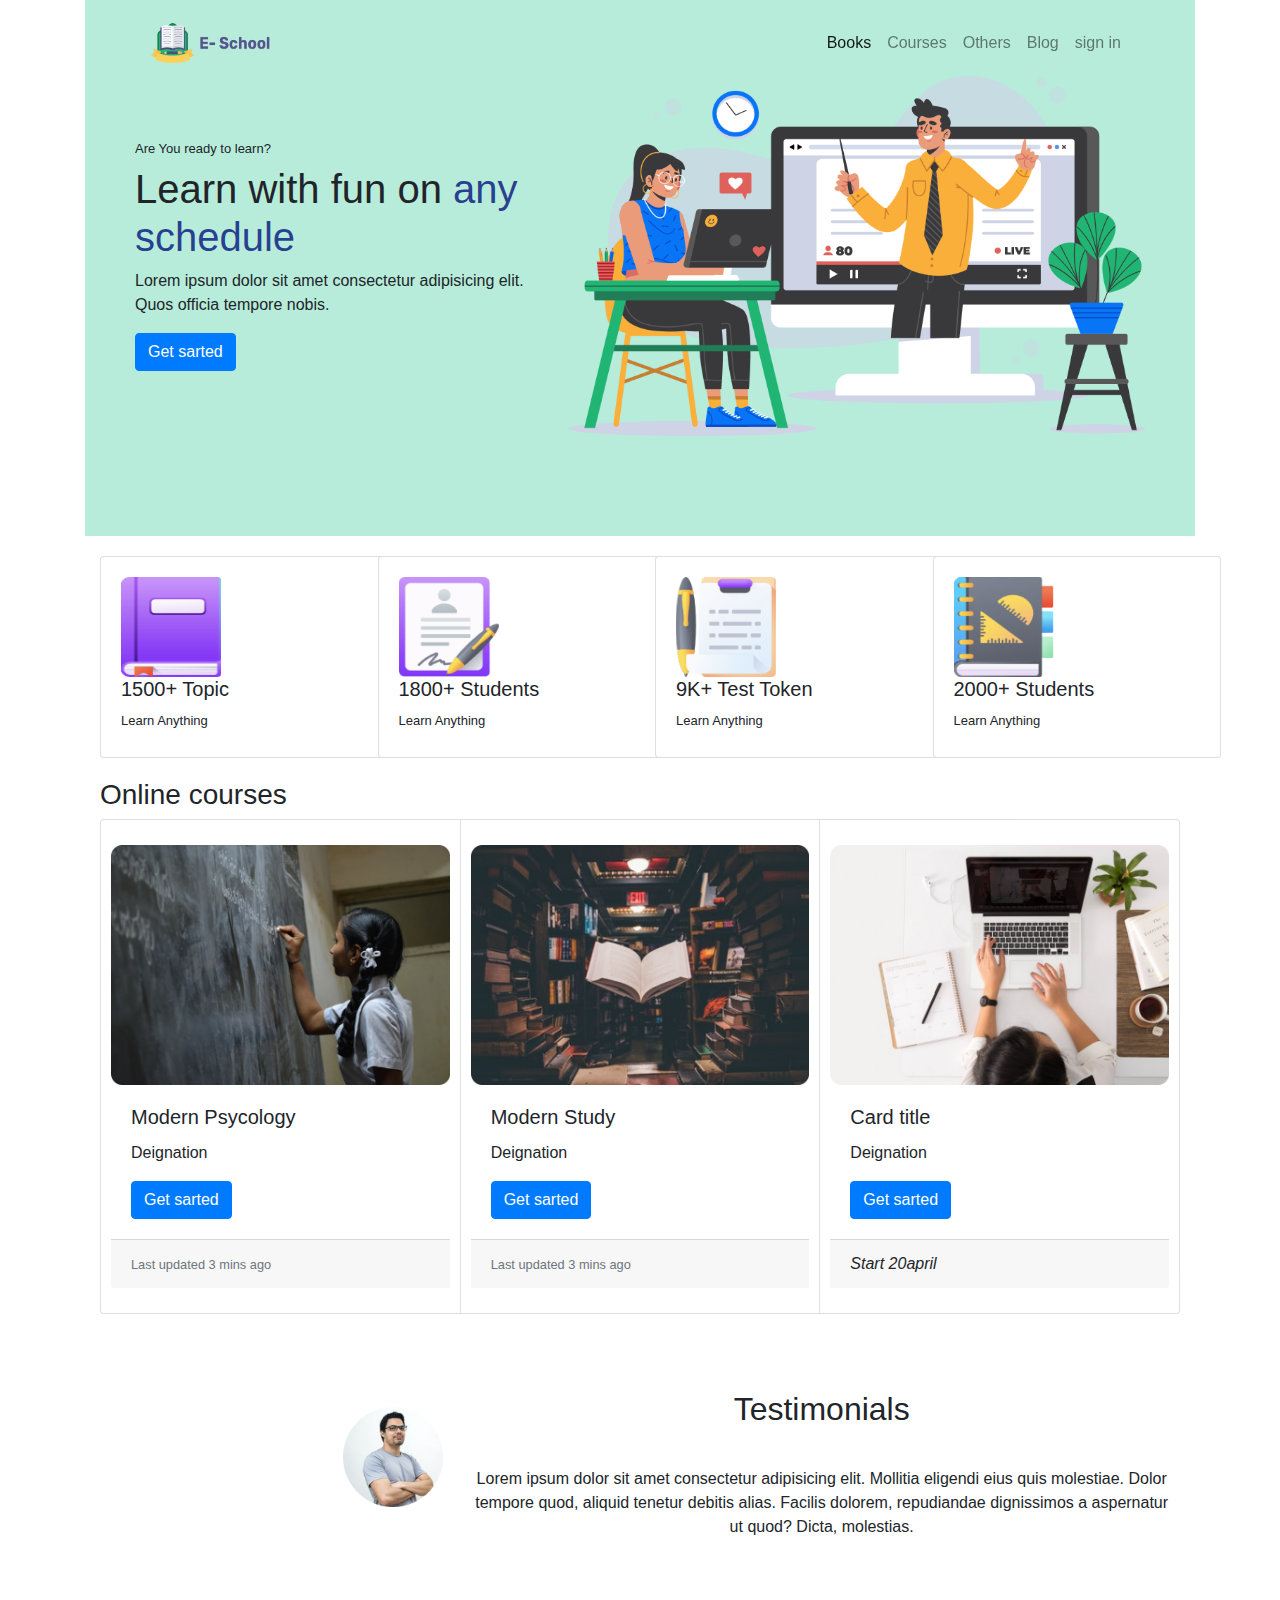
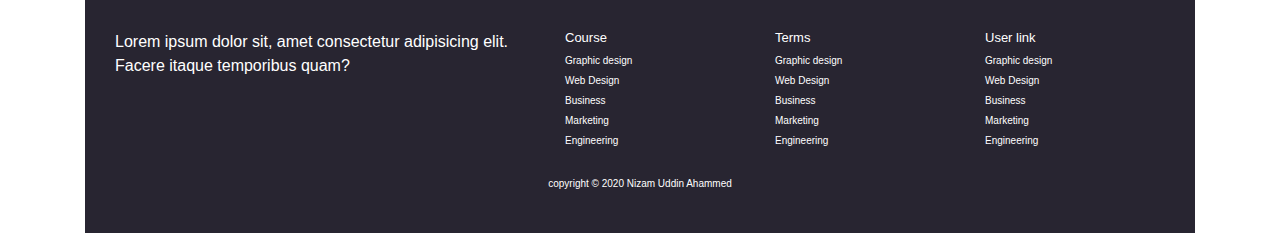
<file: index.html>
<!DOCTYPE html>
<html lang="en">
<head>
    <meta charset="UTF-8">
    <meta name="viewport" content="width=device-width, initial-scale=1.0">
    <title>Document</title>

    <link rel="stylesheet" href="https://stackpath.bootstrapcdn.com/bootstrap/4.4.1/css/bootstrap.min.css" integrity="sha384-Vkoo8x4CGsO3+Hhxv8T/Q5PaXtkKtu6ug5TOeNV6gBiFeWPGFN9MuhOf23Q9Ifjh" crossorigin="anonymous">
    <link rel="stylesheet" href="style.css">
</head>
<body>

<!------------------e-schol------------------------------------->
<div class="container ">
    <div class = "grid_system background">
        
    <nav class="navbar  navbar-expand-md navbar-light sticky-top">
        <a class="navbar-brand" href="#">
            <img src="images/ICON/Logo.png" width="120" height="40" class="d-inline-block align-top" alt="">
        </a>
        <button class="navbar-toggler navbar-toggler-right" type="button" data-toggle="collapse" data-target="#navb" aria-expanded="true">
          <span class="navbar-toggler-icon"></span>
        </button>
        <div id="navb" class="navbar-collapse collapse hide">
          <ul class="navbar-nav ml-auto">
            <li class="nav-item active">
              <a class="nav-link" href="#">Books</a>
            </li>
            <li class="nav-item">
              <a class="nav-link" href="#">Courses</a>
            </li>
            <li class="nav-item">
              <a class="nav-link" href="#">Others</a>
            </li>
            <li class="nav-item">
                <a class="nav-link" href="#">Blog</a>
              </li>

            <li class="nav-item">
            <a class="nav-link sign-bg" href="#"><span class="fas fa-sign-in-alt"></span> sign in</a>
            </li>
          </ul>
        </div>
      </nav>
      
      <div class = "row align-items-center">
        <div class = "col-sm-5">
         <h6>Are You ready to learn?</h6>
         <h1>Learn with fun on <span class="span-color">any schedule</span></h1>
         <p>Lorem ipsum dolor sit amet consectetur adipisicing elit. Quos officia tempore nobis.</p>
         <button class="btn btn-primary">Get sarted</button>
     </div>
        <div class = "col-sm-7">
            <img src="images/Photos/Illustration.png"  class="d-block w-100" alt="">
         </div>
     </div>
 </div>    

        
<!---------------------------------------------------e-school sec end------------------------------------->

<!-----------------------------------2nd part ------------------------------->

  <div class="container topic">

    <div class="row ">
     <div class="col-lg-3">
        <div class="card" style="width: 18rem;">
            <div class="card-body">
                <img src="images/ICON/book.png" width="100" height="100" class="d-inline-block align-top" alt="">
              <h5 class="card-title">1500+ Topic</h5>
              <h6>Learn Anything</h6>
            </div> 
        </div>
     </div>
     <div class="col-lg-3">
        <div class="card" style="width: 18rem;">
            <div class="card-body">
                <img src="images/ICON/Student.png" width="100" height="100" class="d-inline-block align-top" alt="">
              <h5 class="card-title">1800+ Students</h5>
              <h6>Learn Anything</h6>
            </div> 
        </div>
     </div>

     <div class="col-lg-3">
        <div class="card" style="width: 18rem;">
            <div class="card-body">
                <img src="images/ICON/Test.png" width="100" height="100" class="d-inline-block align-top" alt="">
              <h5 class="card-title">9K+ Test Token</h5>
              <h6>Learn Anything</h6>
            </div> 
        </div>
     </div>

     <div class="col-lg-3">
        <div class="card" style="width: 18rem;">
            <div class="card-body">
                <img src="images/ICON/Students.png" width="100" height="100" class="d-inline-block align-top" alt="">
              <h5 class="card-title">2000+ Students</h5>
              <h6>Learn Anything</h6>
            </div> 
        </div>
     </div>
             
        
    </div>

</div>

<!------------------------------end 2nd part ------------------------->

<!------------------------------------------online coursese--------------------->


<div class="container">
    <h3>Online courses</h3>

  <div class="card-group onlinepad ">
    <div class="card cardp">
      <img src="images/Photos/Morder pyschology.png" class="card-img-top" alt="...">
      <div class="card-body">
        <h5 class="card-title">Modern Psycology</h5>
        <p class="card-text">Deignation</p>
        <button class="btn btn-primary">Get sarted</button>
      </div>
      <div class="card-footer">
        <small class="text-muted">Last updated 3 mins ago</small>
      </div>
    </div>
    <div class="card cardp">
      <img  src="images/Photos/Morder psyc.png" class="card-img-top" alt="...">
      <div class="card-body">
        <h5 class="card-title">Modern Study</h5>
        <p class="card-text">Deignation</p>
        <button class="btn btn-primary">Get sarted</button>
      </div>
      <div class="card-footer">
        <small class="text-muted">Last updated 3 mins ago</small>
      </div>
    </div>
    <div class="card cardp">
      <img src="images/Photos/Morder pychons.png" class="card-img-top" alt="...">
      <div class="card-body">
        <h5 class="card-title">Card title</h5>
        <p class="card-text">Deignation</p>
        <button class="btn btn-primary">Get sarted</button>
      </div>
      <div class="card-footer">
        <i class="fa fa-calendar" aria-hidden="true">Start 20april</i>
        
      </div>
    </div>
  </div>
</div>

<!----------------------------------------testimonial part-------------->

<div class="container topic">
    <div class="row cardp">
        <div class="d-flex align-items-center justify-content-end col-lg-4">
            <img src="images/Photos/Man.png" width="100" alt="">
        </div>
        <div class=" text-center  col-lg-8">
            <h2>Testimonials</h2>
    
            <p>Lorem ipsum dolor sit amet consectetur adipisicing elit. Mollitia eligendi eius quis molestiae. Dolor tempore quod, aliquid tenetur debitis alias. Facilis dolorem, repudiandae dignissimos a aspernatur ut quod? Dicta, molestias.</p>
        </div>
    </div>
    
</div>
<!----------------------------------------end testimonial part------------------->


<!-----------------------------------ditectory part----------------------------->


<div class="container info">
    <div class="row">
        <div class="col-md-5">
            <P>Lorem ipsum dolor sit, amet consectetur adipisicing elit. Facere itaque temporibus quam?</P>
        </div>
        <div class="col-md-7">
            <div class="row ">
                <div class="col">
                  <h6>Course</h6>
                  <ul  class="list-group">
                      <li class="list-group">Graphic design</li>
                      <li class="list-group">Web Design</li>
                      <li class="list-group">Business</li>
                      <li class="list-group">Marketing</li>
                      <li class="list-group">Engineering</li>
                  </ul>
                </div>
                <div class="col">
                    <h6>Terms</h6>
                    <ul  class="list-group">
                        <li class="list-group">Graphic design</li>
                        <li class="list-group">Web Design</li>
                        <li class="list-group">Business</li>
                        <li class="list-group">Marketing</li>
                        <li class="list-group">Engineering</li>
                    </ul>
                </div>
                <div class="col">
                    <h6>User link</h6>
                    <ul  class="list-group">
                        <li class="list-group">Graphic design</li>
                        <li class="list-group">Web Design</li>
                        <li class="list-group">Business</li>
                        <li class="list-group">Marketing</li>
                        <li class="list-group">Engineering</li>
                    </ul>
                </div>
              </div>
            </div>
            
            
        </div>
        <h6 id="copyrite">copyright &copy 2020 Nizam Uddin Ahammed</h6>

    </div>
    

</div>

<!----------------------------end jan sesh ----------------->


    <!---------------java script from boostrap------------------------------->



    <script src="https://code.jquery.com/jquery-3.4.1.slim.min.js" integrity="sha384-J6qa4849blE2+poT4WnyKhv5vZF5SrPo0iEjwBvKU7imGFAV0wwj1yYfoRSJoZ+n" crossorigin="anonymous"></script>
    <script src="https://cdn.jsdelivr.net/npm/popper.js@1.16.0/dist/umd/popper.min.js" integrity="sha384-Q6E9RHvbIyZFJoft+2mJbHaEWldlvI9IOYy5n3zV9zzTtmI3UksdQRVvoxMfooAo" crossorigin="anonymous"></script>
    <script src="https://stackpath.bootstrapcdn.com/bootstrap/4.4.1/js/bootstrap.min.js" integrity="sha384-wfSDF2E50Y2D1uUdj0O3uMBJnjuUD4Ih7YwaYd1iqfktj0Uod8GCExl3Og8ifwB6" crossorigin="anonymous"></script>
</body>
</html>
</file>
<file: style.css>
.logo{
    width: 118px;
    height: 29px;}

.span-color{
    color: rgba(19, 40, 133, 0.877);
}  

.login-bg{
    background-color: aqua;
    border-radius: 25px;
}
.background{
    width: 1400;
    padding-top: 10px;
    padding-bottom: 100px;
    padding-left: 50px;
    padding-right: 50px;
    background-color:rgb(183, 236, 218);
}
   
h6{
    font-size: 13px;
}
.topic{
    padding-top: 20px;
    padding-bottom: 20px;
}
.cardp{
    padding: 25px 10px;
}
h2{
    line-height: 100px;
}
.info{
    width: 1440;
    height: 390;
    padding: 30px 30px;
    color: white;
    background-color: #282531;
}
.list-group{
    font-size: 10px;
    padding-bottom: 5px;
}
#copyrite{
    font-size: 10px;
    text-align: center;
    padding-top: 20px;
    padding-bottom: 5px;
}
</file>
